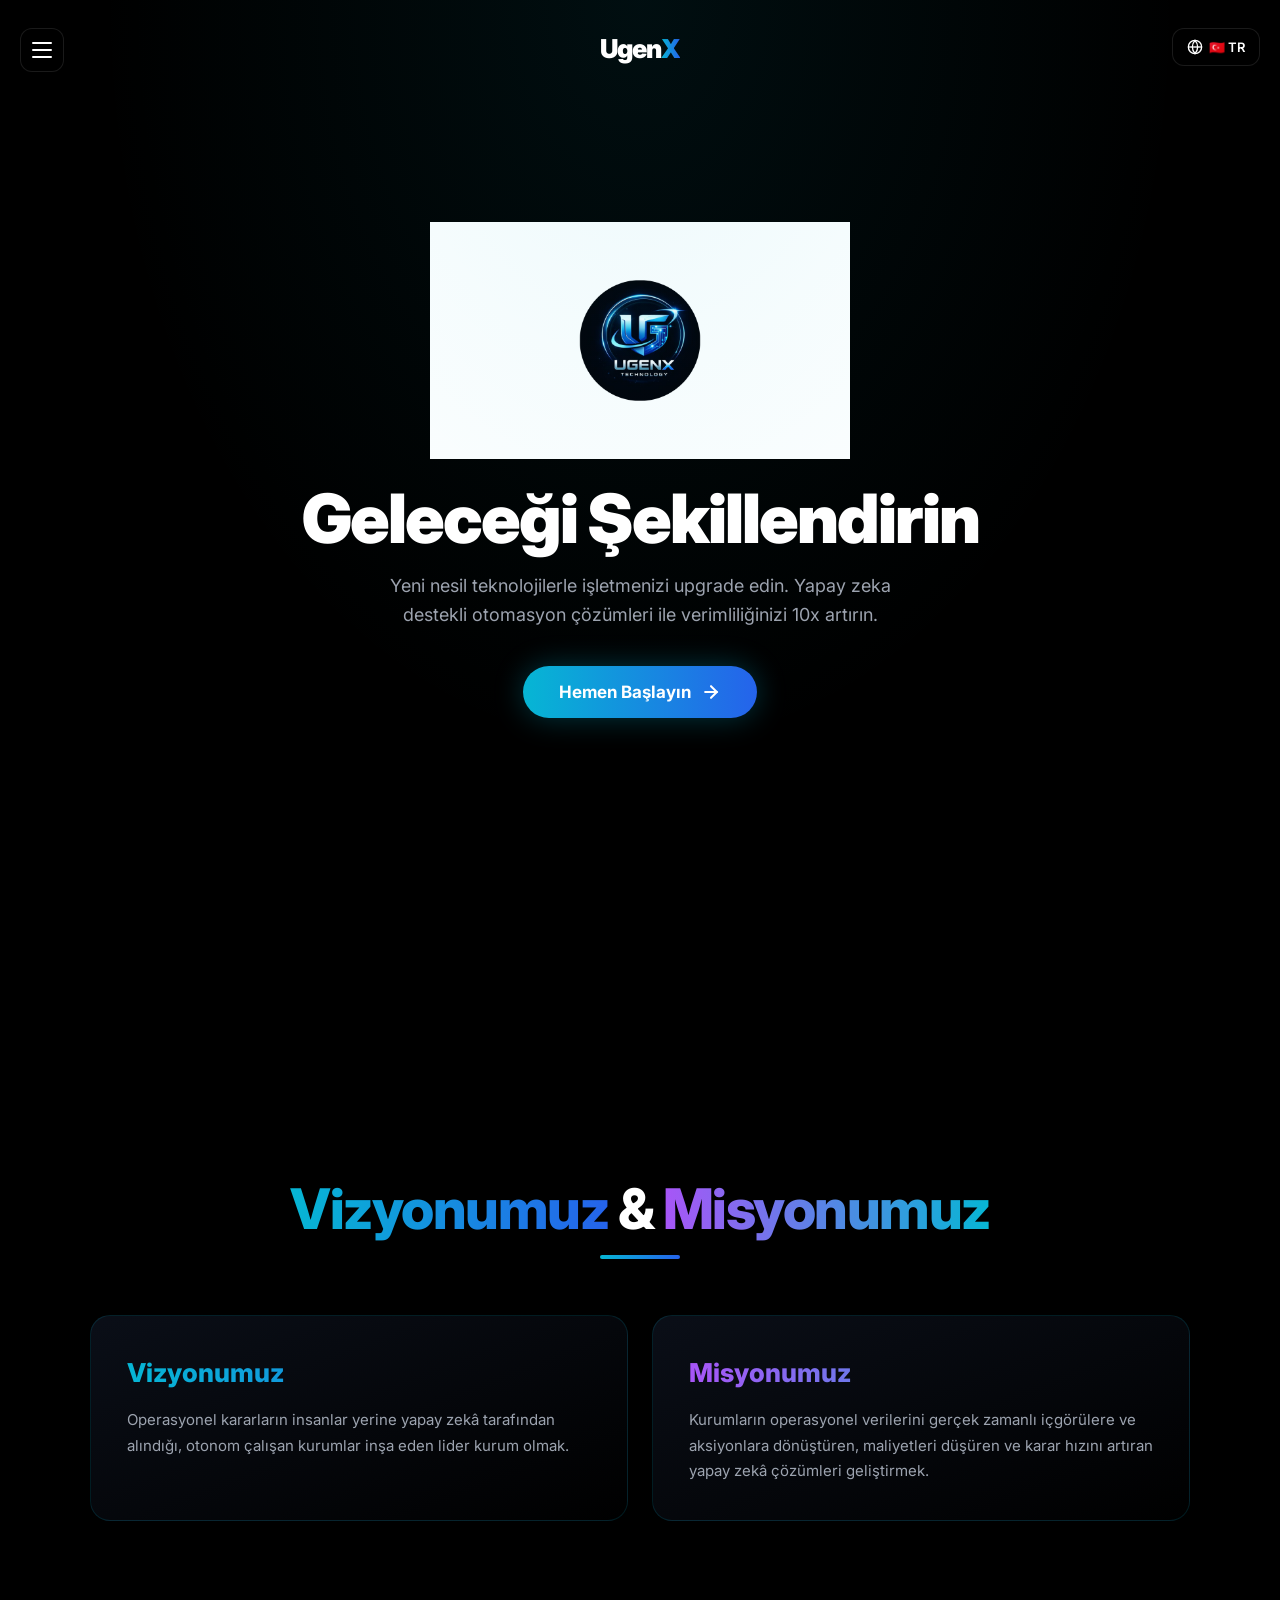
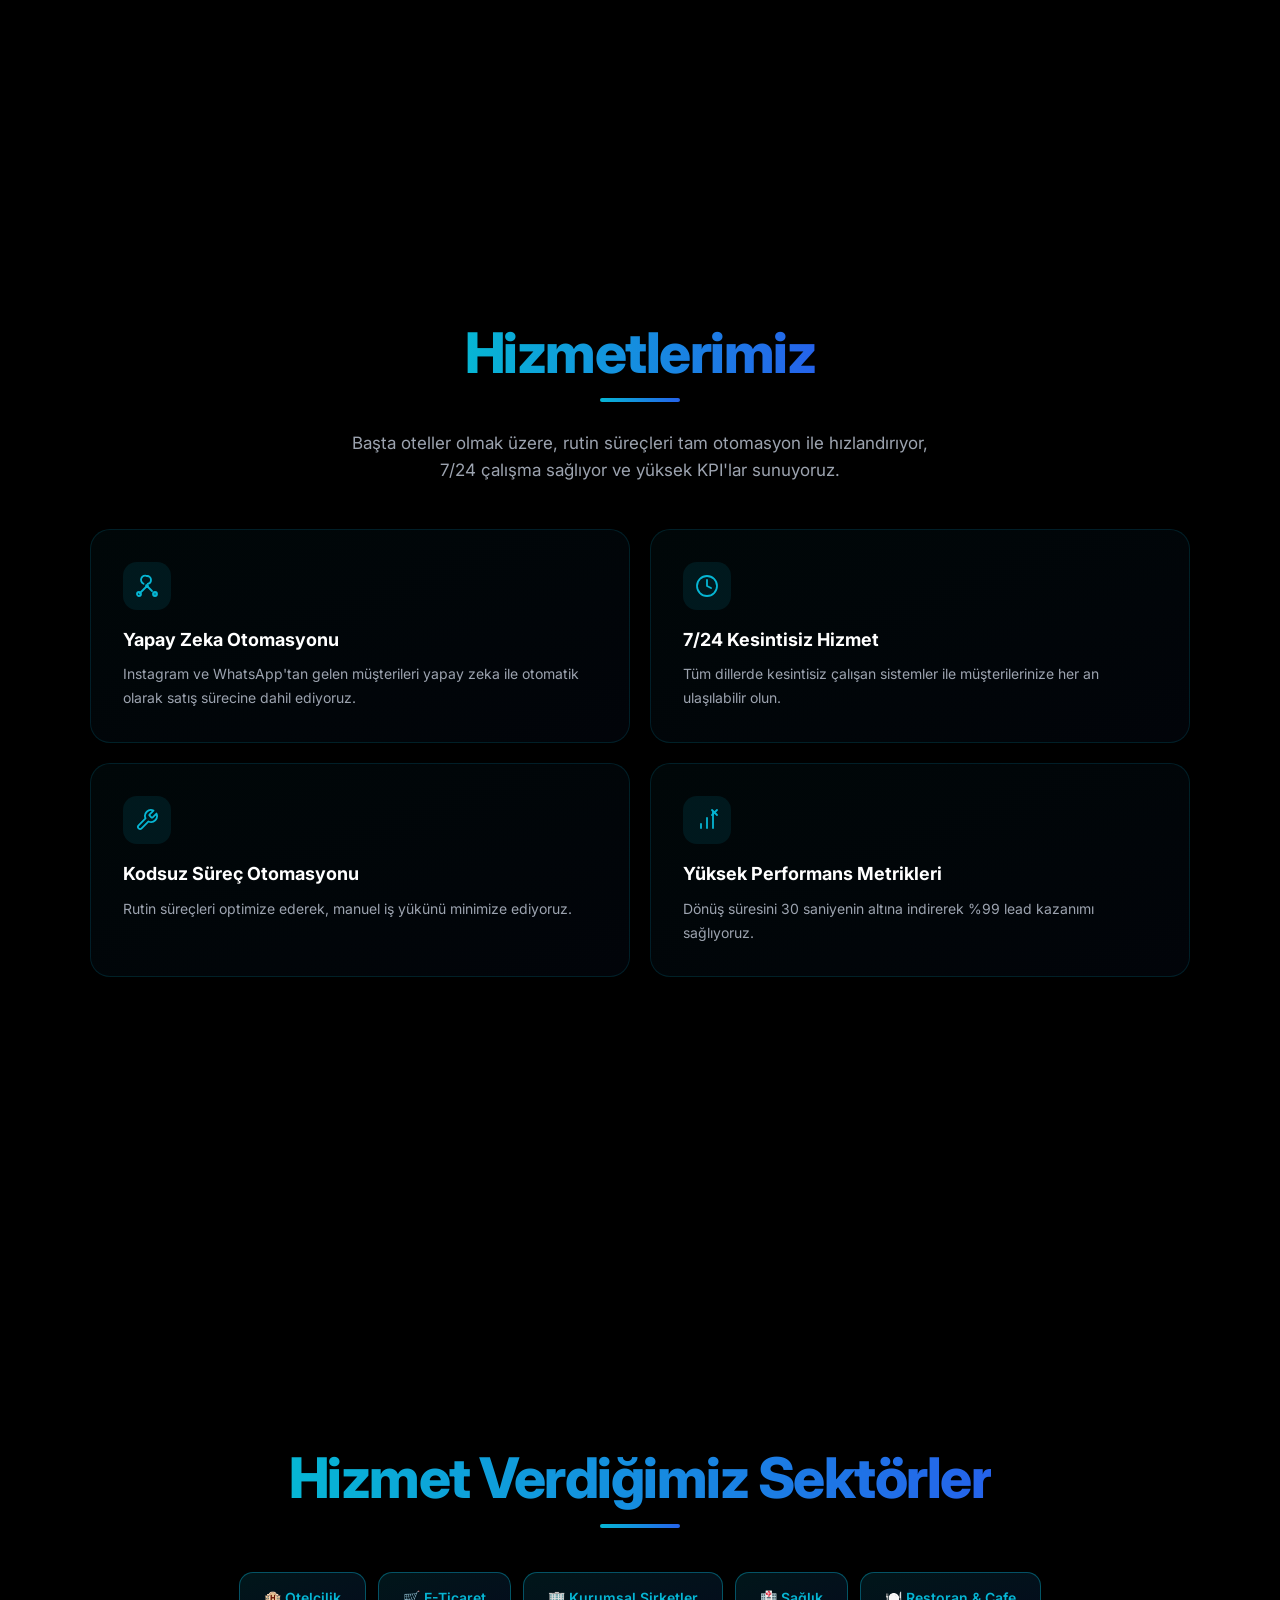
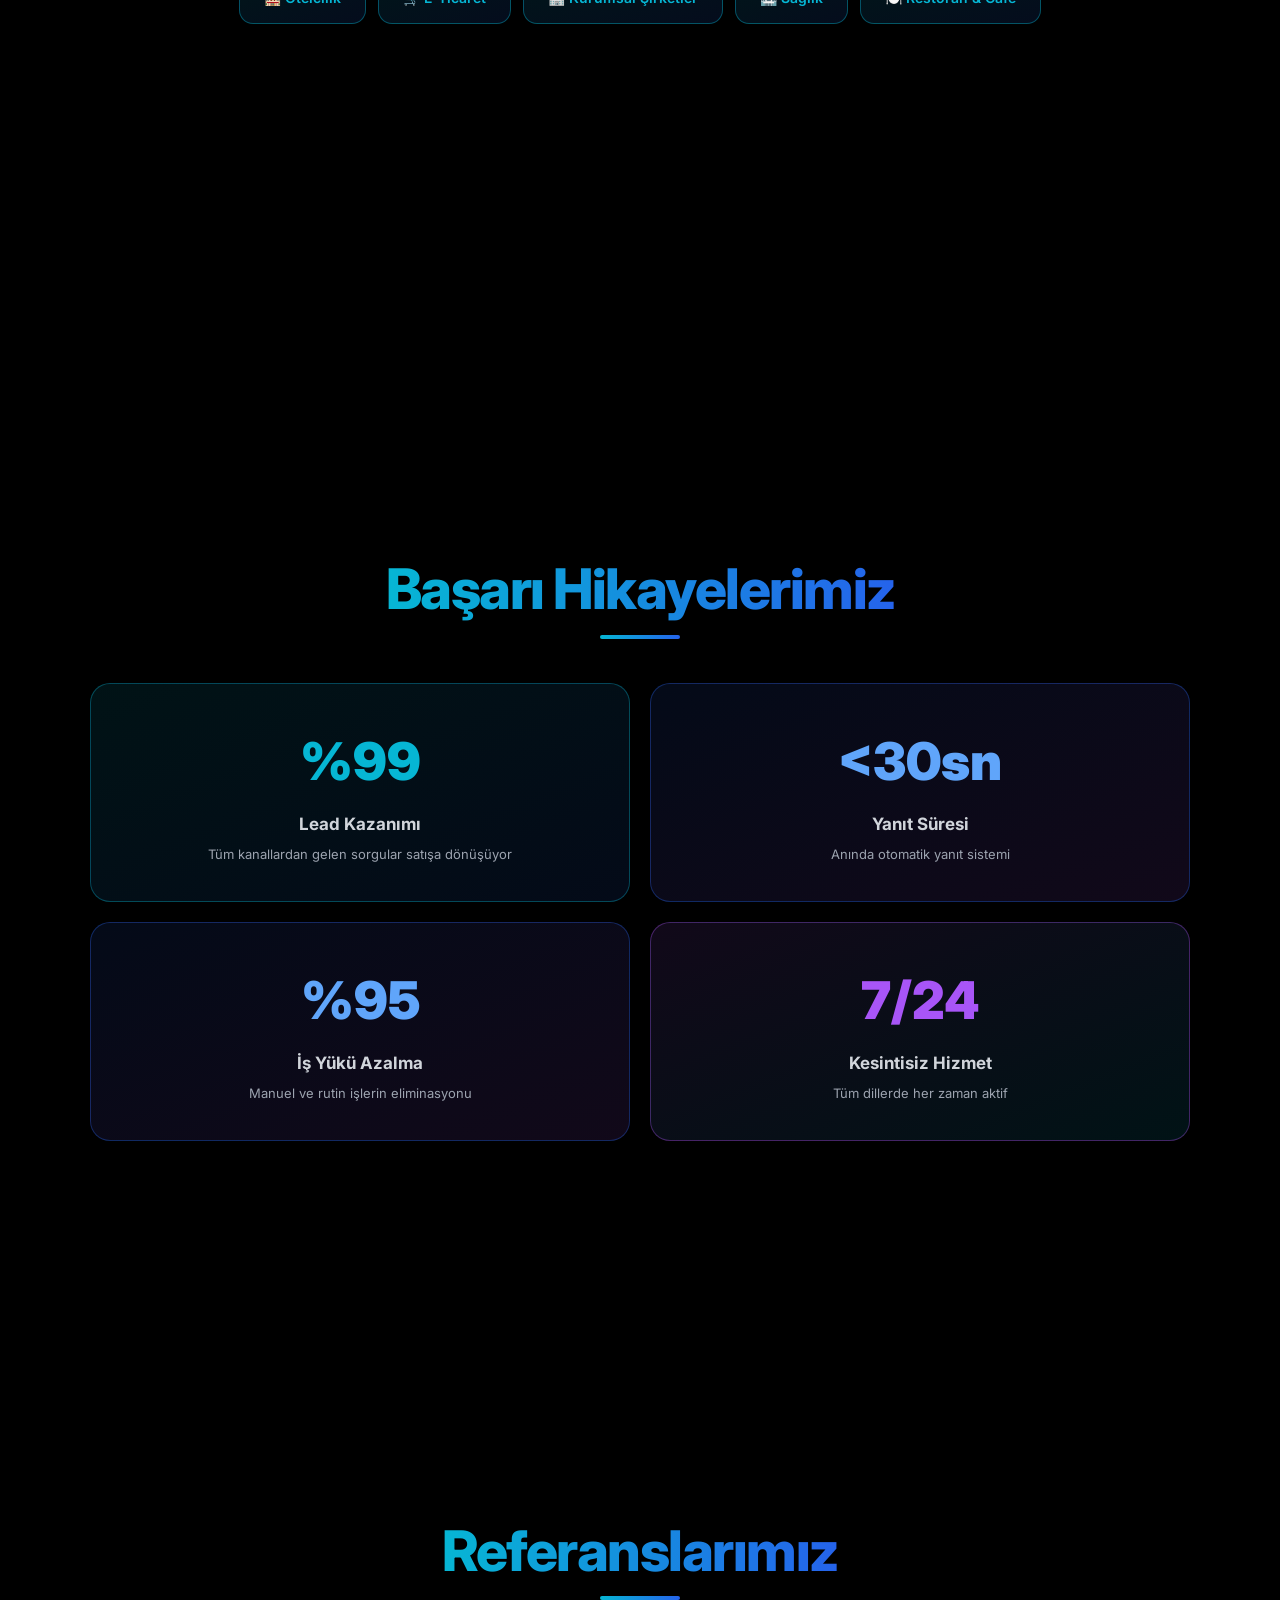
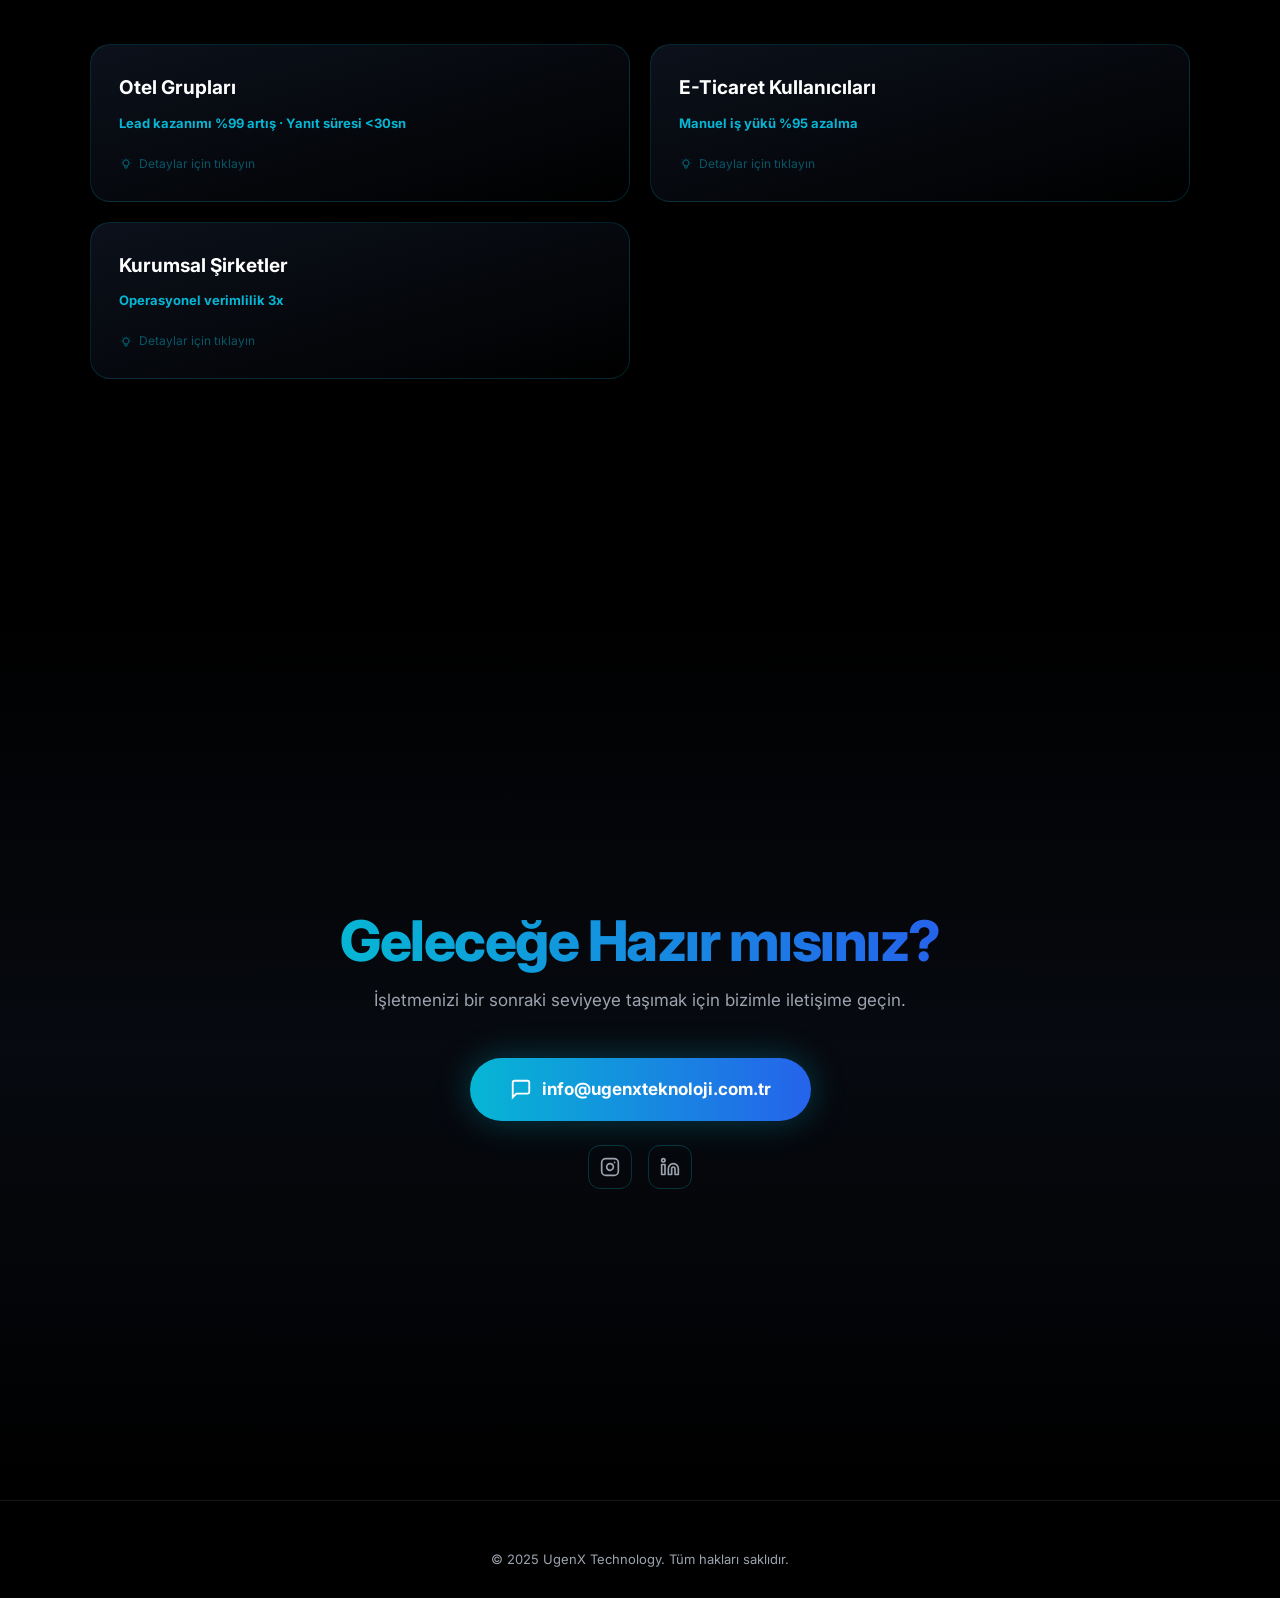
<file: index.html>
<!DOCTYPE html>
<html lang="tr">
<head>
    <meta charset="UTF-8">
    <meta name="viewport" content="width=device-width, initial-scale=1.0">
    <title>UgenX Technology | Yapay Zeka Destekli Dijital Otomasyon</title>
    <link rel="preconnect" href="https://fonts.googleapis.com">
    <link href="https://fonts.googleapis.com/css2?family=Inter:wght@300;400;500;600;700;800;900&display=swap" rel="stylesheet">
    <link rel="icon" href="/UgenxIcon.png">
    <style>
        *,*::before,*::after{margin:0;padding:0;box-sizing:border-box}
        :root{--bg:#000;--cyan:#06b6d4;--blue:#2563eb;--purple:#a855f7;--muted:#9ca3af;--surface:rgba(17,24,39,0.8);--border:rgba(6,182,212,0.15);--gradient:linear-gradient(to right,#06b6d4,#2563eb)}
        html{scroll-behavior:smooth}
        body{font-family:'Inter',sans-serif;background:var(--bg);color:#fff;overflow-x:hidden;line-height:1.6}
        a{text-decoration:none;color:inherit}
        .grad{background:var(--gradient);-webkit-background-clip:text;-webkit-text-fill-color:transparent;background-clip:text}
        .grad-p{background:linear-gradient(to right,#a855f7,#06b6d4);-webkit-background-clip:text;-webkit-text-fill-color:transparent;background-clip:text}
        .fade{opacity:0;transform:translateY(40px);transition:opacity .8s ease,transform .8s ease}
        .fade.vis{opacity:1;transform:translateY(0)}

        /* LOGO */
        .logo-top{position:fixed;top:28px;left:50%;transform:translateX(-50%) translateY(-60px);z-index:100;opacity:0;transition:all 1s cubic-bezier(.16,1,.3,1);cursor:pointer}
        .logo-top.show{opacity:1;transform:translateX(-50%) translateY(0)}

        /* HAMBURGER */
        .ham{position:fixed;top:28px;left:20px;z-index:200;width:44px;height:44px;background:rgba(0,0,0,.6);backdrop-filter:blur(10px);border:1px solid rgba(255,255,255,.1);border-radius:12px;cursor:pointer;display:flex;flex-direction:column;align-items:center;justify-content:center;gap:5px;transition:.3s}
        .ham:hover{border-color:var(--cyan)}
        .ham span{display:block;width:20px;height:2px;background:#fff;transition:.3s;border-radius:2px}
        .ham.open span:nth-child(1){transform:rotate(45deg) translate(5px,5px)}
        .ham.open span:nth-child(2){opacity:0}
        .ham.open span:nth-child(3){transform:rotate(-45deg) translate(5px,-5px)}

        .side{position:fixed;top:0;left:0;width:280px;height:100vh;background:rgba(0,0,0,.95);backdrop-filter:blur(20px);border-right:1px solid rgba(6,182,212,.12);z-index:150;transform:translateX(-100%);transition:transform .4s cubic-bezier(.16,1,.3,1);padding:100px 28px 28px;display:flex;flex-direction:column;gap:6px}
        .side.open{transform:translateX(0)}
        .side a{display:block;padding:14px 18px;font-size:15px;font-weight:600;color:var(--muted);border-radius:12px;transition:.3s}
        .side a:hover{color:var(--cyan);background:rgba(6,182,212,.08)}
        .overlay{position:fixed;top:0;left:0;width:100%;height:100%;background:rgba(0,0,0,.5);z-index:140;opacity:0;pointer-events:none;transition:.3s}
        .overlay.show{opacity:1;pointer-events:all}

        .lang-btn{position:fixed;top:28px;right:20px;z-index:200;display:flex;align-items:center;gap:6px;padding:10px 14px;background:rgba(0,0,0,.6);backdrop-filter:blur(10px);border:1px solid rgba(255,255,255,.1);border-radius:12px;cursor:pointer;font-family:inherit;font-size:13px;font-weight:600;color:#fff;transition:.3s}
        .lang-btn:hover{border-color:var(--cyan)}
        .lang-btn svg{width:16px;height:16px}
        .lang-dd{position:fixed;top:78px;right:20px;z-index:200;background:rgba(17,24,39,.95);backdrop-filter:blur(20px);border:1px solid rgba(6,182,212,.2);border-radius:12px;padding:6px;opacity:0;transform:translateY(-10px);pointer-events:none;transition:.3s}
        .lang-dd.show{opacity:1;transform:translateY(0);pointer-events:all}
        .lang-dd button{display:flex;align-items:center;gap:8px;width:100%;padding:10px 14px;background:none;border:none;color:var(--muted);font-family:inherit;font-size:14px;border-radius:8px;cursor:pointer;transition:.2s}
        .lang-dd button:hover{background:rgba(6,182,212,.1);color:#fff}
        .lang-dd button.act{color:var(--cyan)}

        .sec{min-height:100vh;display:flex;align-items:center;justify-content:center;padding:100px 24px;position:relative}
        .sec-in{max-width:1100px;width:100%;margin:0 auto}
        .sec-t{font-size:clamp(32px,5.5vw,56px);font-weight:800;line-height:1.1;letter-spacing:-1.5px;margin-bottom:14px}
        .sec-div{width:80px;height:4px;background:var(--gradient);border-radius:4px;margin:0 auto 28px}
        .sec-sub{font-size:17px;color:var(--muted);max-width:580px}

        .hero{min-height:100vh;display:flex;flex-direction:column;align-items:center;justify-content:center;text-align:center;padding:120px 24px 80px;overflow:hidden;position:relative}
        .hero::before{content:'';position:absolute;top:0;left:0;width:100%;height:100%;background:radial-gradient(ellipse at center top,rgba(6,182,212,.08) 0%,transparent 60%);pointer-events:none}
        .hero h1{font-size:clamp(38px,7vw,68px);font-weight:900;line-height:1.05;letter-spacing:-2px;margin-bottom:18px}
        .hero p{font-size:18px;color:var(--muted);max-width:540px;margin:0 auto 36px}
        .hero-logo{width:min(420px,80vw);height:auto;display:block;margin:0 auto 24px}
        .cta{display:inline-flex;align-items:center;gap:10px;padding:16px 36px;background:var(--gradient);border:none;border-radius:100px;color:#fff;font-family:inherit;font-size:17px;font-weight:700;cursor:pointer;transition:.3s;box-shadow:0 0 30px rgba(6,182,212,.3)}
        .cta:hover{transform:scale(1.05);box-shadow:0 0 50px rgba(6,182,212,.5)}
        .cta svg{width:20px;height:20px;transition:transform .3s}
        .cta:hover svg{transform:translateX(4px)}

        .vm-g{display:grid;grid-template-columns:1fr 1fr;gap:24px}
        .vm-c{padding:36px;border-radius:20px;border:1px solid var(--border);background:linear-gradient(to bottom right,rgba(17,24,39,.6),rgba(0,0,0,.8));transition:.4s}
        .vm-c:hover{border-color:rgba(6,182,212,.4);transform:translateY(-4px);box-shadow:0 20px 60px rgba(0,0,0,.4)}
        .vm-c h3{font-size:26px;font-weight:800;margin-bottom:14px}
        .vm-c p{color:var(--muted);font-size:15px;line-height:1.7}

        .sv-g{display:grid;grid-template-columns:1fr 1fr;gap:20px}
        .sv-c{padding:32px;border-radius:20px;border:1px solid var(--border);background:linear-gradient(to bottom right,rgba(6,182,212,.04),rgba(37,99,235,.04));transition:.4s}
        .sv-c:hover{border-color:rgba(6,182,212,.5);box-shadow:0 0 40px rgba(6,182,212,.08);transform:translateY(-4px)}
        .sv-ic{width:48px;height:48px;border-radius:14px;background:rgba(6,182,212,.1);display:flex;align-items:center;justify-content:center;margin-bottom:16px;color:var(--cyan)}
        .sv-c:hover .sv-ic{background:var(--gradient)}
        .sv-c:hover .sv-ic svg{stroke:#fff}
        .sv-c h3{font-size:18px;font-weight:700;margin-bottom:8px}
        .sv-c p{color:var(--muted);font-size:14px;line-height:1.7}

        .sc-lab{font-size:13px;font-weight:700;text-transform:uppercase;letter-spacing:2px;margin-bottom:14px}
        .sc-row{display:flex;flex-wrap:wrap;gap:12px;margin-bottom:28px}
        .sc-ch{padding:14px 24px;border-radius:14px;font-size:14px;font-weight:600;transition:.3s;cursor:default}
        .sc-a{background:linear-gradient(to bottom right,rgba(6,182,212,.12),rgba(37,99,235,.12));border:1px solid rgba(6,182,212,.4);color:var(--cyan)}
        .sc-a:hover{background:linear-gradient(to bottom right,rgba(6,182,212,.22),rgba(37,99,235,.22));box-shadow:0 0 25px rgba(6,182,212,.12)}

        .kpi-g{display:grid;grid-template-columns:1fr 1fr;gap:20px}
        .kpi-c{padding:36px;border-radius:20px;border:1px solid;text-align:center;transition:.3s}
        .kpi-c:hover{transform:translateY(-2px)}
        .kpi-c:nth-child(1){background:linear-gradient(to bottom right,rgba(6,182,212,.1),rgba(37,99,235,.1));border-color:rgba(6,182,212,.35)}
        .kpi-c:nth-child(2){background:linear-gradient(to bottom right,rgba(37,99,235,.1),rgba(168,85,247,.1));border-color:rgba(37,99,235,.35)}
        .kpi-c:nth-child(3){background:linear-gradient(to bottom right,rgba(37,99,235,.1),rgba(168,85,247,.1));border-color:rgba(37,99,235,.35)}
        .kpi-c:nth-child(4){background:linear-gradient(to bottom right,rgba(168,85,247,.1),rgba(6,182,212,.1));border-color:rgba(168,85,247,.35)}
        .kpi-n{font-size:52px;font-weight:900;margin-bottom:8px}
        .kpi-c:nth-child(1) .kpi-n{color:var(--cyan)}
        .kpi-c:nth-child(2) .kpi-n{color:#60a5fa}
        .kpi-c:nth-child(3) .kpi-n{color:#60a5fa}
        .kpi-c:nth-child(4) .kpi-n{color:var(--purple)}
        .kpi-c h4{font-size:17px;color:#d1d5db;margin-bottom:6px}
        .kpi-c p{font-size:13px;color:var(--muted)}

        .ref-g{display:grid;grid-template-columns:1fr 1fr;gap:20px}
        .ref-c{position:relative;padding:28px;border-radius:20px;border:1px solid rgba(6,182,212,.18);background:linear-gradient(to bottom right,rgba(17,24,39,.7),rgba(0,0,0,.9));cursor:pointer;transition:.4s;overflow:hidden}
        .ref-c::before{content:'';position:absolute;top:50%;left:50%;width:130%;height:130%;transform:translate(-50%,-50%);background:radial-gradient(circle,rgba(6,182,212,.18) 0%,transparent 70%);opacity:0;transition:opacity .5s;z-index:0;pointer-events:none}
        .ref-c:hover::before{opacity:1}
        .ref-c:hover{border-color:var(--cyan);box-shadow:0 0 50px rgba(6,182,212,.12),0 0 100px rgba(6,182,212,.04);transform:translateY(-4px)}
        .ref-c>*{position:relative;z-index:1}
        .ref-c h3{font-size:19px;font-weight:700;margin-bottom:6px}
        .ref-res{display:inline-block;font-size:13px;font-weight:700;color:var(--cyan);margin-bottom:10px}
        .ref-h{font-size:12px;color:rgba(6,182,212,.45);margin-top:10px;display:flex;align-items:center;gap:6px}
        .ref-h svg{width:14px;height:14px}
        .ref-d{max-height:0;overflow:hidden;transition:max-height .5s ease,margin .3s,opacity .3s;opacity:0}
        .ref-d.open{max-height:300px;margin-top:14px;opacity:1}
        .ref-d-in{padding-top:14px;border-top:1px solid rgba(6,182,212,.12)}
        .ref-d p{font-size:14px;color:var(--muted);line-height:1.7;margin-bottom:10px}
        .ref-q{padding:14px;background:rgba(6,182,212,.05);border-left:3px solid var(--cyan);border-radius:0 12px 12px 0;font-style:italic;font-size:14px;color:#d1d5db;line-height:1.6}

        .ct-sec{background:linear-gradient(to top,#000,rgba(17,24,39,.4),#000)}
        .ct-btn{display:inline-flex;align-items:center;gap:10px;padding:18px 40px;background:var(--gradient);border:none;border-radius:100px;color:#fff;font-family:inherit;font-size:17px;font-weight:700;cursor:pointer;transition:.3s;box-shadow:0 0 35px rgba(6,182,212,.3)}
        .ct-btn:hover{transform:scale(1.05);box-shadow:0 0 55px rgba(6,182,212,.5)}

        .st-w{position:fixed;bottom:28px;left:0;right:0;display:flex;justify-content:center;z-index:100;pointer-events:none;opacity:0;transition:opacity .4s}
        .st-w.show{opacity:1}
        .st-b{width:50px;height:50px;border-radius:50%;background:var(--gradient);border:none;color:#fff;cursor:pointer;display:flex;align-items:center;justify-content:center;pointer-events:all;box-shadow:0 0 25px rgba(6,182,212,.4);transition:.3s;animation:bnc 2s infinite}
        .st-b:hover{transform:scale(1.1);box-shadow:0 0 45px rgba(6,182,212,.6)}
        .st-b svg{width:22px;height:22px}
        @keyframes bnc{0%,100%{transform:translateY(0)}50%{transform:translateY(-5px)}}

        /* FOOTER */
        .ft{text-align:center;padding:48px 24px 28px;border-top:1px solid rgba(75,85,99,.25)}
        .ft-socials{display:flex;justify-content:center;gap:16px;margin-bottom:20px}
        .ft-socials a{width:42px;height:42px;border-radius:12px;border:1px solid rgba(6,182,212,.2);display:flex;align-items:center;justify-content:center;color:var(--muted);transition:.3s}
        .ft-socials a:hover{background:rgba(6,182,212,.1);border-color:var(--cyan);color:var(--cyan)}
        .ft-socials a svg{width:20px;height:20px}
        .ft p{color:var(--muted);font-size:13px}

        @media(max-width:768px){
            .vm-g,.sv-g,.kpi-g,.ref-g{grid-template-columns:1fr}
            .sc-row{justify-content:center}
            .hero-logo{width:min(220px,60vw)}
        }
    </style>
</head>
<body>

<div class="logo-top" id="logoTop" onclick="window.scrollTo({top:0,behavior:'smooth'})">
    <span style="font-size:26px;font-weight:900;letter-spacing:-1px">Ugen<span class="grad">X</span></span>
</div>

<button class="ham" id="ham" onclick="toggleMenu()"><span></span><span></span><span></span></button>
<div class="overlay" id="ov" onclick="toggleMenu()"></div>
<nav class="side" id="side">
    <a onclick="nav('about')" data-tr="Hakkımızda" data-en="About Us">Hakkımızda</a>
    <a onclick="nav('services')" data-tr="Hizmetler" data-en="Services">Hizmetler</a>
    <a onclick="nav('sectors')" data-tr="Sektörler" data-en="Sectors">Sektörler</a>
    <a onclick="nav('success')" data-tr="Başarılar" data-en="Success">Başarılar</a>
    <a onclick="nav('refs')" data-tr="Referanslar" data-en="References">Referanslar</a>
    <a onclick="nav('contact')" data-tr="İletişim" data-en="Contact">İletişim</a>
</nav>

<button class="lang-btn" onclick="toggleLang()">
    <svg viewBox="0 0 24 24" fill="none" stroke="currentColor" stroke-width="2"><circle cx="12" cy="12" r="10"/><line x1="2" y1="12" x2="22" y2="12"/><path d="M12 2a15.3 15.3 0 0 1 4 10 15.3 15.3 0 0 1-4 10 15.3 15.3 0 0 1-4-10 15.3 15.3 0 0 1 4-10z"/></svg>
    <span id="lbl">🇹🇷 TR</span>
</button>
<div class="lang-dd" id="ldd">
    <button class="act" onclick="setLang('tr')">🇹🇷 Türkçe</button>
    <button onclick="setLang('en')">🇬🇧 English</button>
</div>

<!-- HERO -->
<section class="hero" id="hero">
    <div>
        <img src="/UgenxLogo.png" alt="ugenxlogo" class="hero-logo">
    </div>
    <div>
        <h1 class="fade" data-tr="Geleceği Şekillendirin" data-en="Shape the Future">Geleceği Şekillendirin</h1>
        <p class="fade" style="transition-delay:.1s" data-tr="Yeni nesil teknolojilerle işletmenizi upgrade edin. Yapay zeka destekli otomasyon çözümleri ile verimliliğinizi 10x artırın." data-en="Upgrade your business with next-gen technology. Boost efficiency 10x with AI-powered automation solutions.">Yeni nesil teknolojilerle işletmenizi upgrade edin. Yapay zeka destekli otomasyon çözümleri ile verimliliğinizi 10x artırın.</p>
        <div class="fade" style="transition-delay:.2s">
            <button class="cta" onclick="document.getElementById('contact').scrollIntoView({behavior:'smooth'})">
                <span data-tr="Hemen Başlayın" data-en="Get Started">Hemen Başlayın</span>
                <svg viewBox="0 0 24 24" fill="none" stroke="currentColor" stroke-width="2.5" stroke-linecap="round"><line x1="5" y1="12" x2="19" y2="12"/><polyline points="12 5 19 12 12 19"/></svg>
            </button>
        </div>
    </div>
</section>

<!-- VISION & MISSION -->
<section class="sec" id="about">
    <div class="sec-in">
        <div style="text-align:center;margin-bottom:56px">
            <h2 class="sec-t fade"><span class="grad" data-tr="Vizyonumuz" data-en="Our Vision">Vizyonumuz</span> & <span class="grad-p" data-tr="Misyonumuz" data-en="Our Mission">Misyonumuz</span></h2>
            <div class="sec-div fade" style="transition-delay:.05s"></div>
        </div>
        <div class="vm-g">
            <div class="vm-c fade" style="transition-delay:.1s">
                <h3 class="grad" data-tr="Vizyonumuz" data-en="Our Vision">Vizyonumuz</h3>
                <p data-tr="Operasyonel kararların insanlar yerine yapay zekâ tarafından alındığı, otonom çalışan kurumlar inşa eden lider kurum olmak." data-en="To be the leading institution building autonomous organizations where operational decisions are made by artificial intelligence instead of humans.">Operasyonel kararların insanlar yerine yapay zekâ tarafından alındığı, otonom çalışan kurumlar inşa eden lider kurum olmak.</p>
            </div>
            <div class="vm-c fade" style="transition-delay:.2s">
                <h3 class="grad-p" data-tr="Misyonumuz" data-en="Our Mission">Misyonumuz</h3>
                <p data-tr="Kurumların operasyonel verilerini gerçek zamanlı içgörülere ve aksiyonlara dönüştüren, maliyetleri düşüren ve karar hızını artıran yapay zekâ çözümleri geliştirmek." data-en="To develop AI solutions that transform organizations' operational data into real-time insights and actions, reducing costs and increasing decision speed.">Kurumların operasyonel verilerini gerçek zamanlı içgörülere ve aksiyonlara dönüştüren, maliyetleri düşüren ve karar hızını artıran yapay zekâ çözümleri geliştirmek.</p>
            </div>
        </div>
    </div>
</section>

<!-- SERVICES -->
<section class="sec" id="services">
    <div class="sec-in">
        <div style="text-align:center;margin-bottom:16px">
            <h2 class="sec-t fade"><span class="grad" data-tr="Hizmetlerimiz" data-en="Our Services">Hizmetlerimiz</span></h2>
            <div class="sec-div fade" style="transition-delay:.05s"></div>
            <p class="sec-sub fade" style="margin:0 auto 44px;transition-delay:.1s" data-tr="Başta oteller olmak üzere, rutin süreçleri tam otomasyon ile hızlandırıyor, 7/24 çalışma sağlıyor ve yüksek KPI'lar sunuyoruz." data-en="We accelerate routine processes with full automation, especially for hotels, providing 24/7 service and high KPIs.">Başta oteller olmak üzere, rutin süreçleri tam otomasyon ile hızlandırıyor, 7/24 çalışma sağlıyor ve yüksek KPI'lar sunuyoruz.</p>
        </div>
        <div class="sv-g">
            <div class="sv-c fade" style="transition-delay:.05s">
                <div class="sv-ic"><svg width="24" height="24" viewBox="0 0 24 24" fill="none" stroke="currentColor" stroke-width="1.8" stroke-linecap="round" stroke-linejoin="round"><path d="M12 2a4 4 0 0 1 4 4c0 1.95-1.4 3.58-3.25 3.93"/><path d="M8.56 9.8A4.002 4.002 0 0 1 12 2"/><circle cx="12" cy="12" r="1"/><path d="m17 17-5-5"/><path d="M20 20h.01"/><circle cx="20" cy="20" r="2"/><path d="M4.5 19.5 12 12"/><circle cx="4" cy="20" r="2"/></svg></div>
                <h3 data-tr="Yapay Zeka Otomasyonu" data-en="AI-Powered Automation">Yapay Zeka Otomasyonu</h3>
                <p data-tr="Instagram ve WhatsApp'tan gelen müşterileri yapay zeka ile otomatik olarak satış sürecine dahil ediyoruz." data-en="We automatically integrate customers from Instagram and WhatsApp into the sales process with AI.">Instagram ve WhatsApp'tan gelen müşterileri yapay zeka ile otomatik olarak satış sürecine dahil ediyoruz.</p>
            </div>
            <div class="sv-c fade" style="transition-delay:.1s">
                <div class="sv-ic"><svg width="24" height="24" viewBox="0 0 24 24" fill="none" stroke="currentColor" stroke-width="1.8" stroke-linecap="round" stroke-linejoin="round"><circle cx="12" cy="12" r="10"/><polyline points="12 6 12 12 16 14"/></svg></div>
                <h3 data-tr="7/24 Kesintisiz Hizmet" data-en="24/7 Non-Stop Service">7/24 Kesintisiz Hizmet</h3>
                <p data-tr="Tüm dillerde kesintisiz çalışan sistemler ile müşterilerinize her an ulaşılabilir olun." data-en="Be reachable to your customers at all times with systems that work uninterrupted in all languages.">Tüm dillerde kesintisiz çalışan sistemler ile müşterilerinize her an ulaşılabilir olun.</p>
            </div>
            <div class="sv-c fade" style="transition-delay:.15s">
                <div class="sv-ic"><svg width="24" height="24" viewBox="0 0 24 24" fill="none" stroke="currentColor" stroke-width="1.8" stroke-linecap="round" stroke-linejoin="round"><path d="M14.7 6.3a1 1 0 0 0 0 1.4l1.6 1.6a1 1 0 0 0 1.4 0l3.77-3.77a6 6 0 0 1-7.94 7.94l-6.91 6.91a2.12 2.12 0 0 1-3-3l6.91-6.91a6 6 0 0 1 7.94-7.94l-3.76 3.76z"/></svg></div>
                <h3 data-tr="Kodsuz Süreç Otomasyonu" data-en="No-Code Process Automation">Kodsuz Süreç Otomasyonu</h3>
                <p data-tr="Rutin süreçleri optimize ederek, manuel iş yükünü minimize ediyoruz." data-en="We minimize manual workload by optimizing routine processes.">Rutin süreçleri optimize ederek, manuel iş yükünü minimize ediyoruz.</p>
            </div>
            <div class="sv-c fade" style="transition-delay:.2s">
                <div class="sv-ic"><svg width="24" height="24" viewBox="0 0 24 24" fill="none" stroke="currentColor" stroke-width="1.8" stroke-linecap="round" stroke-linejoin="round"><line x1="12" y1="20" x2="12" y2="10"/><line x1="18" y1="20" x2="18" y2="4"/><line x1="6" y1="20" x2="6" y2="16"/><path d="m22 2-5 5"/><path d="m17 2 5 5"/></svg></div>
                <h3 data-tr="Yüksek Performans Metrikleri" data-en="High Performance Metrics">Yüksek Performans Metrikleri</h3>
                <p data-tr="Dönüş süresini 30 saniyenin altına indirerek %99 lead kazanımı sağlıyoruz." data-en="We ensure 99% lead acquisition by reducing response time to under 30 seconds.">Dönüş süresini 30 saniyenin altına indirerek %99 lead kazanımı sağlıyoruz.</p>
            </div>
        </div>
    </div>
</section>

<!-- SECTORS -->
<section class="sec" id="sectors">
    <div class="sec-in">
        <div style="text-align:center;margin-bottom:44px">
            <h2 class="sec-t fade"><span class="grad" data-tr="Hizmet Verdiğimiz Sektörler" data-en="Sectors We Serve">Hizmet Verdiğimiz Sektörler</span></h2>
            <div class="sec-div fade" style="transition-delay:.05s"></div>
        </div>
        <div class="fade" style="transition-delay:.1s">
            <div class="sc-row" style="justify-content:center">
                <div class="sc-ch sc-a" data-tr="🏨 Otelcilik" data-en="🏨 Hospitality">🏨 Otelcilik</div>
                <div class="sc-ch sc-a" data-tr="🛒 E-Ticaret" data-en="🛒 E-Commerce">🛒 E-Ticaret</div>
                <div class="sc-ch sc-a" data-tr="🏢 Kurumsal Şirketler" data-en="🏢 Corporate">🏢 Kurumsal Şirketler</div>
                <div class="sc-ch sc-a" data-tr="🏥 Sağlık" data-en="🏥 Healthcare">🏥 Sağlık</div>
                <div class="sc-ch sc-a" data-tr="🍽️ Restoran & Cafe" data-en="🍽️ Restaurant & Cafe">🍽️ Restoran & Cafe</div>
            </div>
        </div>
    </div>
</section>

<!-- KPI -->
<section class="sec" id="success">
    <div class="sec-in">
        <div style="text-align:center;margin-bottom:44px">
            <h2 class="sec-t fade"><span class="grad" data-tr="Başarı Hikayelerimiz" data-en="Our Success Stories">Başarı Hikayelerimiz</span></h2>
            <div class="sec-div fade" style="transition-delay:.05s"></div>
        </div>
        <div class="kpi-g">
            <div class="kpi-c fade" style="transition-delay:.05s"><div class="kpi-n">%99</div><h4 data-tr="Lead Kazanımı" data-en="Lead Acquisition">Lead Kazanımı</h4><p data-tr="Tüm kanallardan gelen sorgular satışa dönüşüyor" data-en="All channel inquiries convert to sales">Tüm kanallardan gelen sorgular satışa dönüşüyor</p></div>
            <div class="kpi-c fade" style="transition-delay:.1s"><div class="kpi-n">&lt;30sn</div><h4 data-tr="Yanıt Süresi" data-en="Response Time">Yanıt Süresi</h4><p data-tr="Anında otomatik yanıt sistemi" data-en="Instant automatic response system">Anında otomatik yanıt sistemi</p></div>
            <div class="kpi-c fade" style="transition-delay:.15s"><div class="kpi-n">%95</div><h4 data-tr="İş Yükü Azalma" data-en="Workload Reduction">İş Yükü Azalma</h4><p data-tr="Manuel ve rutin işlerin eliminasyonu" data-en="Elimination of manual and routine tasks">Manuel ve rutin işlerin eliminasyonu</p></div>
            <div class="kpi-c fade" style="transition-delay:.2s"><div class="kpi-n">7/24</div><h4 data-tr="Kesintisiz Hizmet" data-en="Non-Stop Service">Kesintisiz Hizmet</h4><p data-tr="Tüm dillerde her zaman aktif" data-en="Always active in all languages">Tüm dillerde her zaman aktif</p></div>
        </div>
    </div>
</section>

<!-- REFERENCES -->
<section class="sec" id="refs">
    <div class="sec-in">
        <div style="text-align:center;margin-bottom:44px">
            <h2 class="sec-t fade"><span class="grad" data-tr="Referanslarımız" data-en="Our References">Referanslarımız</span></h2>
            <div class="sec-div fade" style="transition-delay:.05s"></div>
        </div>
        <div class="ref-g">
            <div class="ref-c fade" style="transition-delay:.05s" onclick="tRef(0)">
                <h3 data-tr="Otel Grupları" data-en="Hotel Groups">Otel Grupları</h3>
                <span class="ref-res" data-tr="Lead kazanımı %99 artış · Yanıt süresi <30sn" data-en="99% increase in lead acquisition · Response time <30s">Lead kazanımı %99 artış · Yanıt süresi &lt;30sn</span>
                <div class="ref-h"><svg viewBox="0 0 24 24" fill="none" stroke="currentColor" stroke-width="2"><path d="M9.663 17h4.673M12 3v1m6.364 1.636l-.707.707M21 12h-1M4 12H3m3.343-5.657l-.707-.707m2.828 9.9a5 5 0 117.072 0l-.548.547A3.374 3.374 0 0014 18.469V19a2 2 0 11-4 0v-.531c0-.895-.356-1.754-.988-2.386l-.548-.547z"/></svg><span data-tr="Detaylar için tıklayın" data-en="Click for details">Detaylar için tıklayın</span></div>
                <div class="ref-d" id="r0"><div class="ref-d-in"><p data-tr="13 farklı otelde uyguladığımız AI destekli rezervasyon sistemi ile Instagram ve WhatsApp'tan gelen sorguların %99'u lead'e dönüştü. Çok dilli destek ile tüm platformlardan gelen sorulara 20 saniye içinde yanıt veriliyor." data-en="With our AI-powered reservation system implemented in 13 hotels, 99% of Instagram and WhatsApp inquiries converted to leads. Multilingual support responds to all platform queries within 20 seconds.">13 farklı otelde uyguladığımız AI destekli rezervasyon sistemi ile Instagram ve WhatsApp'tan gelen sorguların %99'u lead'e dönüştü. Çok dilli destek ile tüm platformlardan gelen sorulara 20 saniye içinde yanıt veriliyor.</p><div class="ref-q" data-tr="&quot;UgenX sayesinde gece yarısı bile müşteri kaybetmiyoruz. Müşteri memnuniyeti puanımız 4.9'a yükseldi. Hiçbir mesaj cevapsız kalmıyor ve ekibimiz stratejik işlere odaklanabiliyor.&quot;" data-en="&quot;Thanks to UgenX, we don't lose customers even at midnight. Our satisfaction score rose to 4.9. No message goes unanswered and our team can focus on strategic tasks.&quot;">"UgenX sayesinde gece yarısı bile müşteri kaybetmiyoruz. Müşteri memnuniyeti puanımız 4.9'a yükseldi. Hiçbir mesaj cevapsız kalmıyor ve ekibimiz stratejik işlere odaklanabiliyor."</div></div></div>
            </div>
            <div class="ref-c fade" style="transition-delay:.1s" onclick="tRef(1)">
                <h3 data-tr="E-Ticaret Kullanıcıları" data-en="E-Commerce Users">E-Ticaret Kullanıcıları</h3>
                <span class="ref-res" data-tr="Manuel iş yükü %95 azalma" data-en="95% reduction in manual workload">Manuel iş yükü %95 azalma</span>
                <div class="ref-h"><svg viewBox="0 0 24 24" fill="none" stroke="currentColor" stroke-width="2"><path d="M9.663 17h4.673M12 3v1m6.364 1.636l-.707.707M21 12h-1M4 12H3m3.343-5.657l-.707-.707m2.828 9.9a5 5 0 117.072 0l-.548.547A3.374 3.374 0 0014 18.469V19a2 2 0 11-4 0v-.531c0-.895-.356-1.754-.988-2.386l-.548-.547z"/></svg><span data-tr="Detaylar için tıklayın" data-en="Click for details">Detaylar için tıklayın</span></div>
                <div class="ref-d" id="r1"><div class="ref-d-in"><p data-tr="Sipariş takibi, müşteri soruları ve iade süreçlerini tamamen otomatikleştirdik. Günde 500+ müşteri etkileşimi otomatik yönetiliyor." data-en="We fully automated order tracking, customer inquiries and return processes. 500+ daily customer interactions managed automatically.">Sipariş takibi, müşteri soruları ve iade süreçlerini tamamen otomatikleştirdik. Günde 500+ müşteri etkileşimi otomatik yönetiliyor.</p><div class="ref-q" data-tr="&quot;Müşteri hizmetleri ekibimizi 8 kişiden 1 kişiye düşürdük. Sistem her şeyi hallediyor, biz sadece istisnalara bakıyoruz.&quot;" data-en="&quot;We reduced our customer service team from 8 to 1 person. The system handles everything, we only handle exceptions.&quot;">"Müşteri hizmetleri ekibimizi 8 kişiden 1 kişiye düşürdük. Sistem her şeyi hallediyor, biz sadece istisnalara bakıyoruz."</div></div></div>
            </div>
            <div class="ref-c fade" style="transition-delay:.15s" onclick="tRef(2)">
                <h3 data-tr="Kurumsal Şirketler" data-en="Corporate Companies">Kurumsal Şirketler</h3>
                <span class="ref-res" data-tr="Operasyonel verimlilik 3x" data-en="3x operational efficiency">Operasyonel verimlilik 3x</span>
                <div class="ref-h"><svg viewBox="0 0 24 24" fill="none" stroke="currentColor" stroke-width="2"><path d="M9.663 17h4.673M12 3v1m6.364 1.636l-.707.707M21 12h-1M4 12H3m3.343-5.657l-.707-.707m2.828 9.9a5 5 0 117.072 0l-.548.547A3.374 3.374 0 0014 18.469V19a2 2 0 11-4 0v-.531c0-.895-.356-1.754-.988-2.386l-.548-.547z"/></svg><span data-tr="Detaylar için tıklayın" data-en="Click for details">Detaylar için tıklayın</span></div>
                <div class="ref-d" id="r2"><div class="ref-d-in"><p data-tr="Dahili süreç otomasyonları ve veri analizi ile operasyonel kararların %70'i artık AI tarafından alınıyor ve uygulanıyor." data-en="With internal process automation and data analysis, 70% of operational decisions are now made and implemented by AI.">Dahili süreç otomasyonları ve veri analizi ile operasyonel kararların %70'i artık AI tarafından alınıyor ve uygulanıyor.</p><div class="ref-q" data-tr="&quot;Veriye dayalı karar alma süremiz 3 günden 3 saate düştü. UgenX sistemleri sayesinde gerçek zamanlı içgörüler elde ediyoruz.&quot;" data-en="&quot;Our data-driven decision time dropped from 3 days to 3 hours. With UgenX systems, we get real-time insights.&quot;">"Veriye dayalı karar alma süremiz 3 günden 3 saate düştü. UgenX sistemleri sayesinde gerçek zamanlı içgörüler elde ediyoruz."</div></div></div>
            </div>
        </div>
    </div>
</section>

<!-- CONTACT -->
<section class="sec ct-sec" id="contact">
    <div class="sec-in" style="text-align:center">
        <h2 class="sec-t fade"><span class="grad" data-tr="Geleceğe Hazır mısınız?" data-en="Ready for the Future?">Geleceğe Hazır mısınız?</span></h2>
        <p class="sec-sub fade" style="margin:0 auto 44px;text-align:center;transition-delay:.1s" data-tr="İşletmenizi bir sonraki seviyeye taşımak için bizimle iletişime geçin." data-en="Contact us to take your business to the next level.">İşletmenizi bir sonraki seviyeye taşımak için bizimle iletişime geçin.</p>
        <div class="fade" style="transition-delay:.2s">
            <a href="mailto:info@ugenxteknoloji.com.tr" class="ct-btn">
                <svg width="22" height="22" viewBox="0 0 24 24" fill="none" stroke="currentColor" stroke-width="2"><path d="M21 15a2 2 0 0 1-2 2H7l-4 4V5a2 2 0 0 1 2-2h14a2 2 0 0 1 2 2z"/></svg>
                info@ugenxteknoloji.com.tr
            </a>
            <div style="display:flex;justify-content:center;gap:16px;margin-top:24px">
                <a href="https://www.instagram.com/ugenxteknoloji/" target="_blank" rel="noopener" title="Instagram" style="width:44px;height:44px;border-radius:12px;border:1px solid rgba(6,182,212,.25);display:flex;align-items:center;justify-content:center;color:#9ca3af;transition:.3s"><svg width="20" height="20" viewBox="0 0 24 24" fill="none" stroke="currentColor" stroke-width="2" stroke-linecap="round" stroke-linejoin="round"><rect x="2" y="2" width="20" height="20" rx="5" ry="5"/><path d="M16 11.37A4 4 0 1 1 12.63 8 4 4 0 0 1 16 11.37z"/><line x1="17.5" y1="6.5" x2="17.51" y2="6.5"/></svg></a>
                <a href="https://www.linkedin.com/company/ugenx-technology/" target="_blank" rel="noopener" title="LinkedIn" style="width:44px;height:44px;border-radius:12px;border:1px solid rgba(6,182,212,.25);display:flex;align-items:center;justify-content:center;color:#9ca3af;transition:.3s"><svg width="20" height="20" viewBox="0 0 24 24" fill="none" stroke="currentColor" stroke-width="2" stroke-linecap="round" stroke-linejoin="round"><path d="M16 8a6 6 0 0 1 6 6v7h-4v-7a2 2 0 0 0-2-2 2 2 0 0 0-2 2v7h-4v-7a6 6 0 0 1 6-6z"/><rect x="2" y="9" width="4" height="12"/><circle cx="4" cy="4" r="2"/></svg></a>
            </div>
        </div>
    </div>
</section>

<!-- FOOTER -->
<div class="ft">
    <p>© 2025 UgenX Technology. <span data-tr="Tüm hakları saklıdır." data-en="All rights reserved.">Tüm hakları saklıdır.</span></p>
</div>

<!-- SCROLL TOP -->
<div class="st-w" id="stw">
    <button class="st-b" onclick="window.scrollTo({top:0,behavior:'smooth'})">
        <svg viewBox="0 0 24 24" fill="none" stroke="currentColor" stroke-width="2.5" stroke-linecap="round"><polyline points="18 15 12 9 6 15"/></svg>
    </button>
</div>

<script>
let sRef=null;
setTimeout(()=>document.getElementById('logoTop').classList.add('show'),400);
const obs=new IntersectionObserver(e=>{e.forEach(x=>{if(x.isIntersecting)x.target.classList.add('vis')})},{threshold:.12,rootMargin:'0px 0px -40px 0px'});
document.querySelectorAll('.fade').forEach(el=>obs.observe(el));
window.addEventListener('scroll',()=>{document.getElementById('stw').classList.toggle('show',window.scrollY>window.innerHeight)});
function toggleMenu(){document.getElementById('ham').classList.toggle('open');document.getElementById('side').classList.toggle('open');document.getElementById('ov').classList.toggle('show')}
function nav(id){toggleMenu();setTimeout(()=>document.getElementById(id).scrollIntoView({behavior:'smooth'}),300)}
function toggleLang(){document.getElementById('ldd').classList.toggle('show')}
document.addEventListener('click',e=>{if(!e.target.closest('.lang-btn')&&!e.target.closest('.lang-dd'))document.getElementById('ldd').classList.remove('show')});
function setLang(l){
    document.getElementById('lbl').textContent=l==='tr'?'🇹🇷 TR':'🇬🇧 EN';
    document.getElementById('ldd').classList.remove('show');
    document.querySelectorAll('[data-'+l+']').forEach(el=>{
        const v=el.getAttribute('data-'+l);
        if(v){if(el.classList.contains('ref-q'))el.innerHTML=v;else el.textContent=v}
    });
    document.querySelectorAll('.lang-dd button').forEach(b=>b.classList.remove('act'));
    document.querySelector('.lang-dd button[onclick="setLang(\''+l+'\')"]').classList.add('act');
}
function tRef(i){
    const el=document.getElementById('r'+i);
    if(sRef===i){el.classList.remove('open');sRef=null}
    else{document.querySelectorAll('.ref-d').forEach(d=>d.classList.remove('open'));el.classList.add('open');sRef=i}
}
</script>
</body>
</html>
</file>
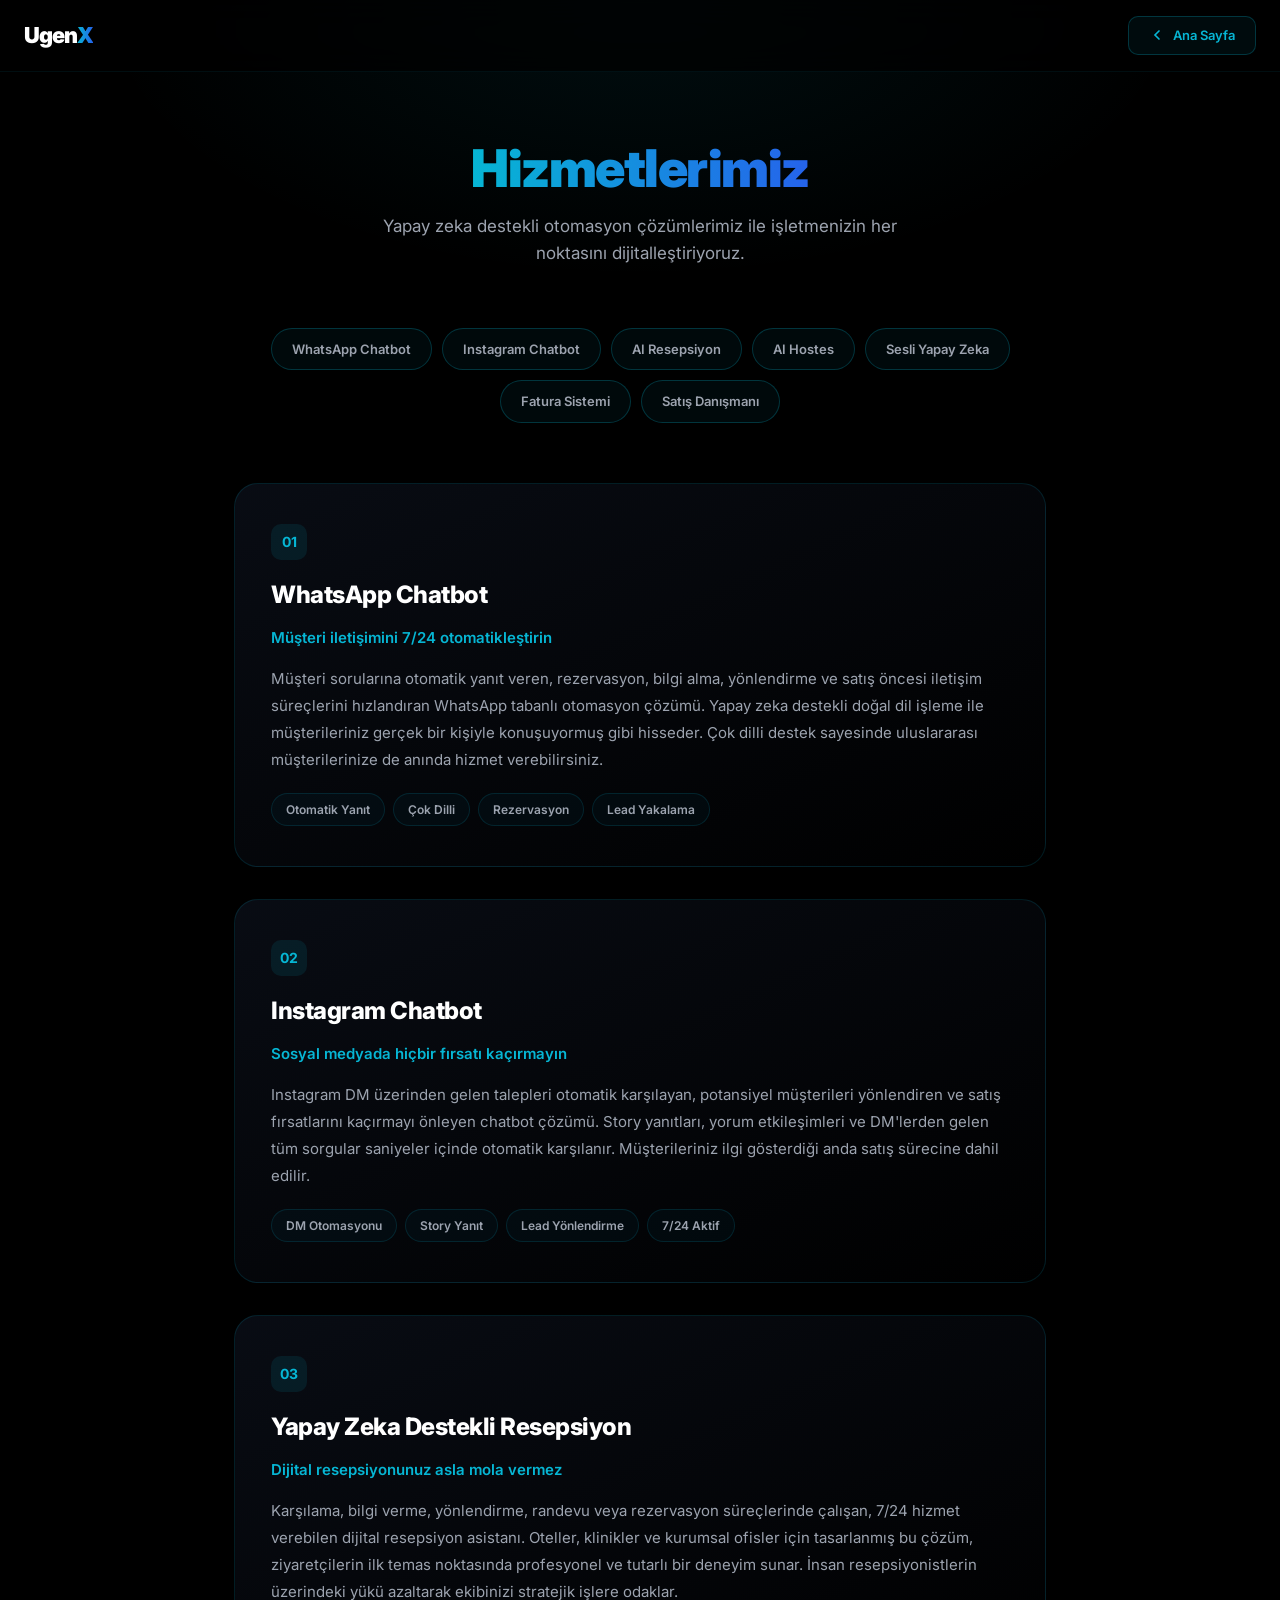
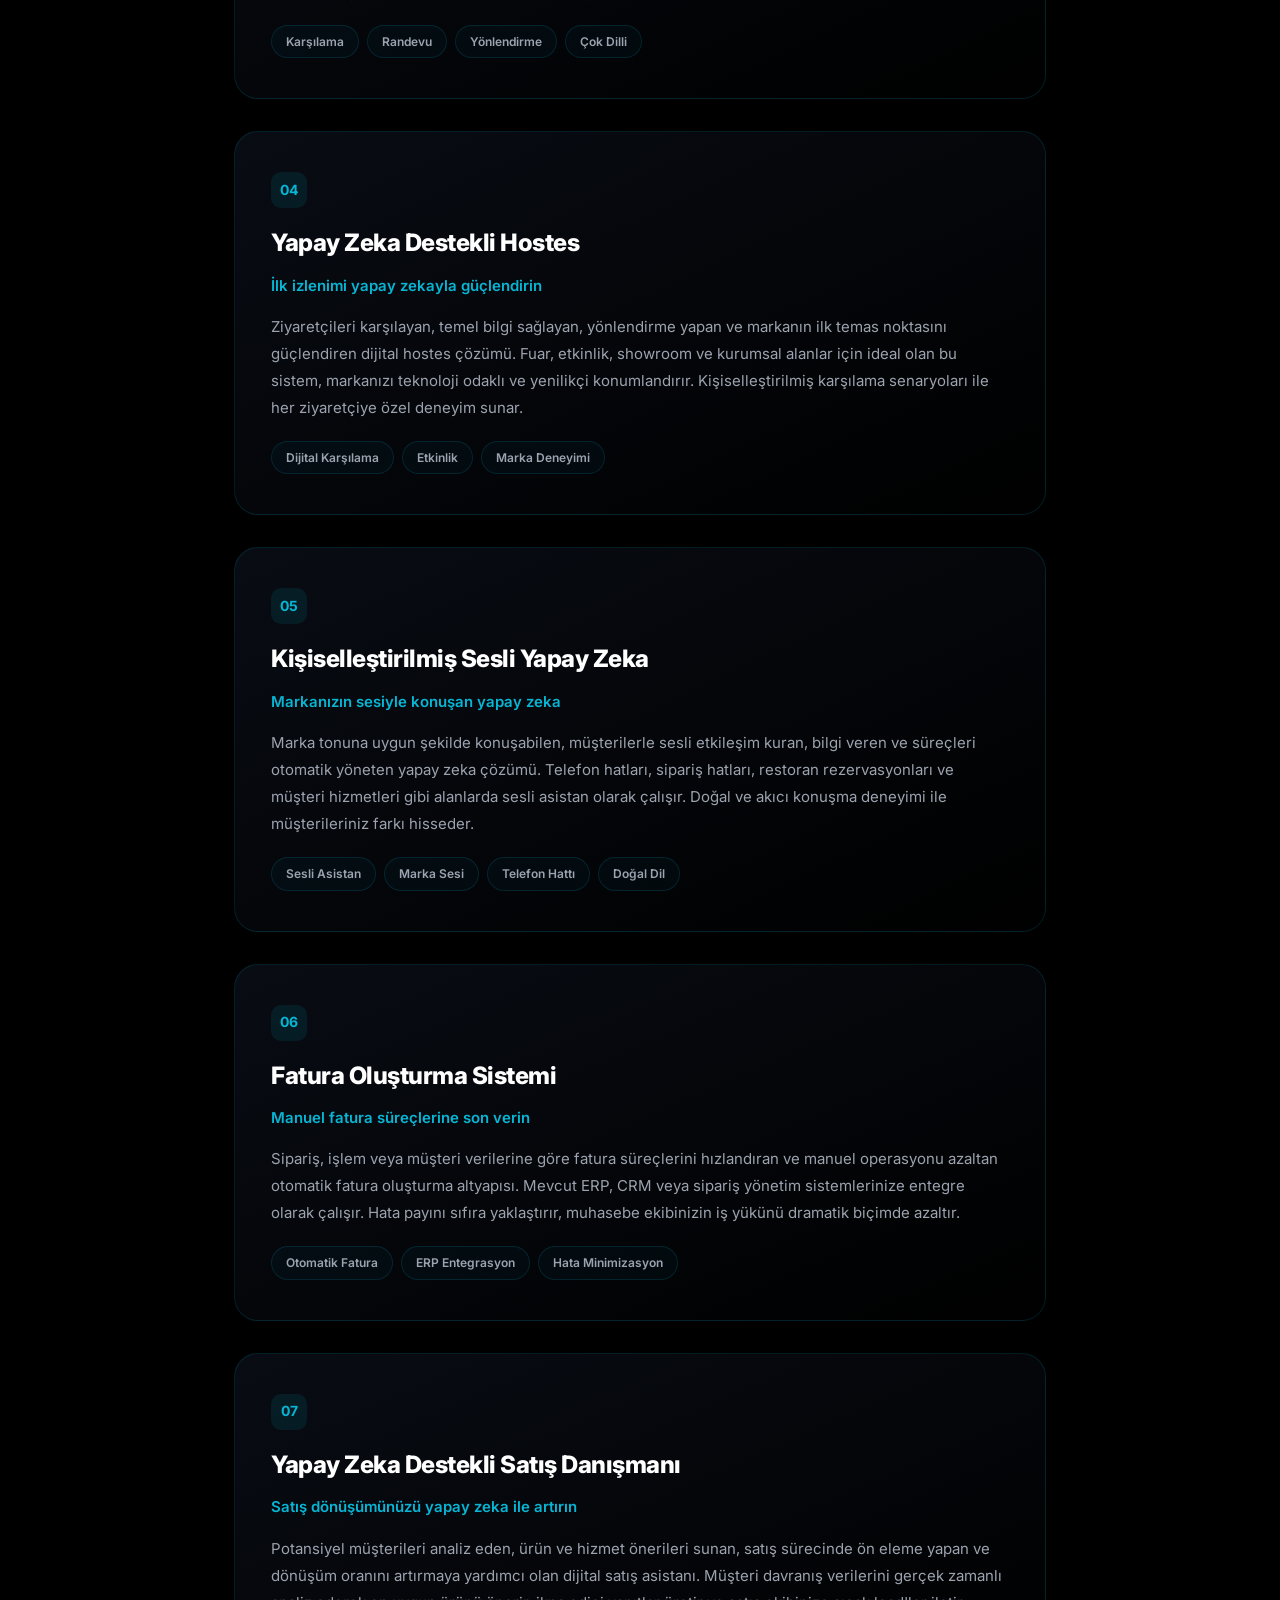
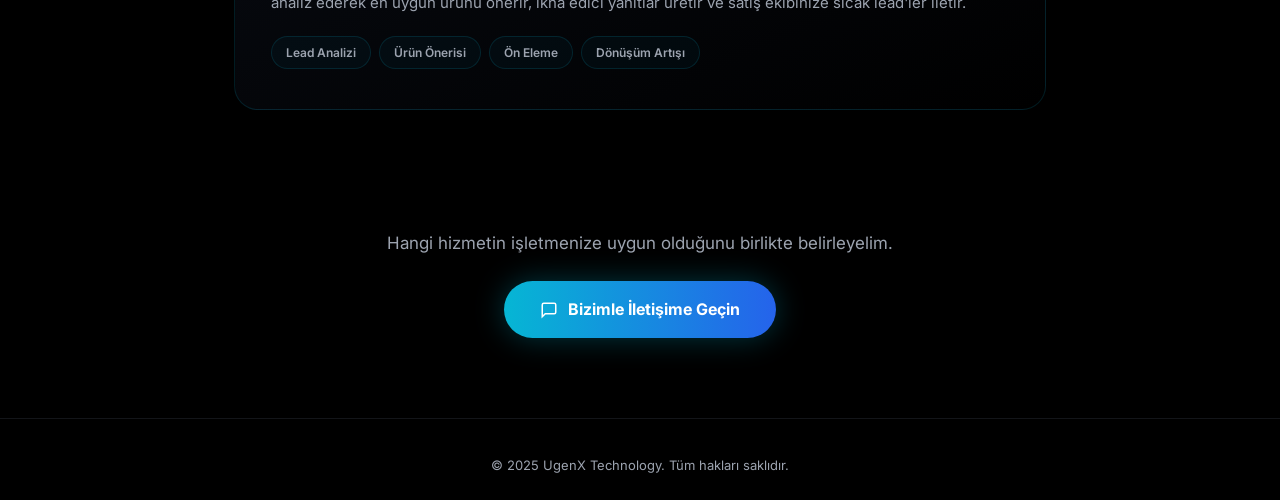
<file: hizmetler-demo.html>
<!DOCTYPE html>
<html lang="tr">
<head>
    <meta charset="UTF-8">
    <meta name="viewport" content="width=device-width, initial-scale=1.0">
    <title>Hizmetlerimiz | UgenX Technology</title>
    <link rel="preconnect" href="https://fonts.googleapis.com">
    <link href="https://fonts.googleapis.com/css2?family=Inter:wght@300;400;500;600;700;800;900&display=swap" rel="stylesheet">
    <link rel="icon" href="/UgenxIcon.png">
    <style>
/* ========== UgenX Hizmetler Landing Page - style.css ========== */

*, *::before, *::after { margin: 0; padding: 0; box-sizing: border-box; }

:root {
    --bg: #000;
    --cyan: #06b6d4;
    --blue: #2563eb;
    --purple: #a855f7;
    --muted: #9ca3af;
    --surface: rgba(17, 24, 39, 0.8);
    --border: rgba(6, 182, 212, 0.15);
    --gradient: linear-gradient(to right, #06b6d4, #2563eb);
}

html { scroll-behavior: smooth; }
body { font-family: 'Inter', sans-serif; background: var(--bg); color: #fff; overflow-x: hidden; line-height: 1.6; }
a { text-decoration: none; color: inherit; }

.grad { background: var(--gradient); -webkit-background-clip: text; -webkit-text-fill-color: transparent; background-clip: text; }

/* ========== ANIMATIONS ========== */
.fade { opacity: 0; transform: translateY(40px); transition: opacity 0.8s ease, transform 0.8s ease; }
.fade.vis { opacity: 1; transform: translateY(0); }

/* ========== TOPBAR ========== */
.topbar {
    position: fixed;
    top: 0;
    left: 0;
    width: 100%;
    z-index: 100;
    padding: 16px 24px;
    display: flex;
    align-items: center;
    justify-content: space-between;
    background: rgba(0, 0, 0, 0.7);
    backdrop-filter: blur(16px);
    border-bottom: 1px solid rgba(6, 182, 212, 0.08);
    transition: all 0.3s;
}

.topbar-logo {
    font-size: 22px;
    font-weight: 900;
    letter-spacing: -1px;
    cursor: pointer;
}

.topbar-back {
    display: flex;
    align-items: center;
    gap: 8px;
    padding: 8px 20px;
    border-radius: 10px;
    border: 1px solid rgba(6, 182, 212, 0.25);
    background: rgba(6, 182, 212, 0.06);
    color: var(--cyan);
    font-family: inherit;
    font-size: 13px;
    font-weight: 600;
    cursor: pointer;
    transition: all 0.3s;
}

.topbar-back:hover {
    background: rgba(6, 182, 212, 0.12);
    border-color: var(--cyan);
    box-shadow: 0 0 20px rgba(6, 182, 212, 0.1);
}

.topbar-back svg {
    width: 16px;
    height: 16px;
}

/* ========== PAGE HERO ========== */
.page-hero {
    padding: 140px 24px 60px;
    text-align: center;
    position: relative;
    overflow: hidden;
}

.page-hero::before {
    content: '';
    position: absolute;
    top: 0;
    left: 0;
    width: 100%;
    height: 100%;
    background: radial-gradient(ellipse at center top, rgba(6, 182, 212, 0.08) 0%, transparent 60%);
    pointer-events: none;
}

.page-hero h1 {
    font-size: clamp(32px, 5vw, 52px);
    font-weight: 900;
    letter-spacing: -1.5px;
    line-height: 1.1;
    margin-bottom: 16px;
    position: relative;
}

.page-hero p {
    font-size: 17px;
    color: var(--muted);
    max-width: 560px;
    margin: 0 auto;
    position: relative;
}

/* ========== QUICK NAV (service chips) ========== */
.quick-nav {
    display: flex;
    flex-wrap: wrap;
    justify-content: center;
    gap: 10px;
    padding: 0 24px 60px;
    max-width: 900px;
    margin: 0 auto;
}

.qn-chip {
    padding: 10px 20px;
    border-radius: 100px;
    font-size: 13px;
    font-weight: 600;
    border: 1px solid rgba(6, 182, 212, 0.25);
    background: rgba(6, 182, 212, 0.05);
    color: var(--muted);
    cursor: pointer;
    transition: all 0.3s;
}

.qn-chip:hover {
    color: var(--cyan);
    border-color: var(--cyan);
    background: rgba(6, 182, 212, 0.1);
    box-shadow: 0 0 20px rgba(6, 182, 212, 0.08);
}

/* ========== SERVICE SECTIONS ========== */
.svc-container {
    max-width: 860px;
    margin: 0 auto;
    padding: 0 24px 80px;
    display: flex;
    flex-direction: column;
    gap: 32px;
}

.svc-card {
    padding: 40px 36px;
    border-radius: 24px;
    border: 1px solid var(--border);
    background: linear-gradient(to bottom right, rgba(17, 24, 39, 0.5), rgba(0, 0, 0, 0.7));
    position: relative;
    overflow: hidden;
    transition: all 0.4s ease;
    /* Offset for fixed topbar scroll targeting */
    scroll-margin-top: 100px;
}

.svc-card::before {
    content: '';
    position: absolute;
    top: 0;
    left: 0;
    width: 100%;
    height: 3px;
    background: var(--gradient);
    transform: scaleX(0);
    transform-origin: left;
    transition: transform 0.5s ease;
}

.svc-card:hover::before {
    transform: scaleX(1);
}

.svc-card:hover {
    border-color: rgba(6, 182, 212, 0.3);
    box-shadow: 0 0 60px rgba(6, 182, 212, 0.06);
    transform: translateY(-2px);
}

/* Highlight animation when scrolled to via hash */
.svc-card.highlight {
    border-color: var(--cyan);
    box-shadow: 0 0 40px rgba(6, 182, 212, 0.15);
}

.svc-card.highlight::before {
    transform: scaleX(1);
}

.svc-number {
    display: inline-flex;
    align-items: center;
    justify-content: center;
    width: 36px;
    height: 36px;
    border-radius: 10px;
    background: rgba(6, 182, 212, 0.1);
    color: var(--cyan);
    font-size: 14px;
    font-weight: 700;
    margin-bottom: 16px;
    font-family: 'Inter', sans-serif;
}

.svc-card h2 {
    font-size: 24px;
    font-weight: 800;
    letter-spacing: -0.5px;
    margin-bottom: 12px;
}

.svc-card .svc-tagline {
    font-size: 15px;
    color: var(--cyan);
    font-weight: 600;
    margin-bottom: 16px;
    line-height: 1.5;
}

.svc-card .svc-desc {
    font-size: 15px;
    color: var(--muted);
    line-height: 1.8;
}

.svc-card .svc-features {
    margin-top: 20px;
    display: flex;
    flex-wrap: wrap;
    gap: 8px;
}

.svc-feature-tag {
    padding: 6px 14px;
    border-radius: 100px;
    font-size: 12px;
    font-weight: 600;
    border: 1px solid rgba(6, 182, 212, 0.15);
    background: rgba(6, 182, 212, 0.04);
    color: var(--muted);
}

/* ========== CTA BOTTOM ========== */
.page-cta {
    text-align: center;
    padding: 40px 24px 80px;
}

.page-cta p {
    font-size: 17px;
    color: var(--muted);
    margin-bottom: 24px;
}

.cta-btn {
    display: inline-flex;
    align-items: center;
    gap: 10px;
    padding: 16px 36px;
    background: var(--gradient);
    border: none;
    border-radius: 100px;
    color: #fff;
    font-family: inherit;
    font-size: 16px;
    font-weight: 700;
    cursor: pointer;
    transition: 0.3s;
    box-shadow: 0 0 30px rgba(6, 182, 212, 0.3);
}

.cta-btn:hover {
    transform: scale(1.05);
    box-shadow: 0 0 50px rgba(6, 182, 212, 0.5);
}

.cta-btn svg {
    width: 18px;
    height: 18px;
}

/* ========== FOOTER ========== */
.ft {
    text-align: center;
    padding: 36px 24px 24px;
    border-top: 1px solid rgba(75, 85, 99, 0.25);
}

.ft p {
    color: var(--muted);
    font-size: 13px;
}

/* ========== RESPONSIVE ========== */
@media (max-width: 640px) {
    .svc-card {
        padding: 28px 22px;
    }

    .svc-card h2 {
        font-size: 20px;
    }

    .topbar {
        padding: 12px 16px;
    }

    .quick-nav {
        gap: 8px;
    }

    .qn-chip {
        padding: 8px 14px;
        font-size: 12px;
    }
}

    </style>
</head>
<body>

<!-- ===== TOPBAR ===== -->
<div class="topbar">
    <a href="/" class="topbar-logo">Ugen<span class="grad">X</span></a>
    <a href="/index.html" class="topbar-back">
        <svg viewBox="0 0 24 24" fill="none" stroke="currentColor" stroke-width="2.5" stroke-linecap="round"><polyline points="15 18 9 12 15 6"/></svg>
        Ana Sayfa
    </a>
</div>

<!-- ===== PAGE HERO ===== -->
<div class="page-hero">
    <h1 class="fade"><span class="grad">Hizmetlerimiz</span></h1>
    <p class="fade" style="transition-delay:.1s">Yapay zeka destekli otomasyon çözümlerimiz ile işletmenizin her noktasını dijitalleştiriyoruz.</p>
</div>

<!-- ===== QUICK NAVIGATION ===== -->
<div class="quick-nav fade" style="transition-delay:.2s">
    <div class="qn-chip" data-target="whatsapp-chatbot">WhatsApp Chatbot</div>
    <div class="qn-chip" data-target="instagram-chatbot">Instagram Chatbot</div>
    <div class="qn-chip" data-target="ai-resepsiyon">AI Resepsiyon</div>
    <div class="qn-chip" data-target="ai-hostes">AI Hostes</div>
    <div class="qn-chip" data-target="sesli-ai">Sesli Yapay Zeka</div>
    <div class="qn-chip" data-target="fatura-sistemi">Fatura Sistemi</div>
    <div class="qn-chip" data-target="satis-danismani">Satış Danışmanı</div>
</div>

<!-- ===== SERVICE SECTIONS ===== -->
<div class="svc-container">

    <!-- 1. WhatsApp Chatbot -->
    <div class="svc-card fade" id="whatsapp-chatbot">
        <div class="svc-number">01</div>
        <h2>WhatsApp Chatbot</h2>
        <p class="svc-tagline">Müşteri iletişimini 7/24 otomatikleştirin</p>
        <p class="svc-desc">
            Müşteri sorularına otomatik yanıt veren, rezervasyon, bilgi alma, yönlendirme ve satış öncesi iletişim süreçlerini hızlandıran WhatsApp tabanlı otomasyon çözümü. Yapay zeka destekli doğal dil işleme ile müşterileriniz gerçek bir kişiyle konuşuyormuş gibi hisseder. Çok dilli destek sayesinde uluslararası müşterilerinize de anında hizmet verebilirsiniz.
        </p>
        <div class="svc-features">
            <span class="svc-feature-tag">Otomatik Yanıt</span>
            <span class="svc-feature-tag">Çok Dilli</span>
            <span class="svc-feature-tag">Rezervasyon</span>
            <span class="svc-feature-tag">Lead Yakalama</span>
        </div>
    </div>

    <!-- 2. Instagram Chatbot -->
    <div class="svc-card fade" id="instagram-chatbot">
        <div class="svc-number">02</div>
        <h2>Instagram Chatbot</h2>
        <p class="svc-tagline">Sosyal medyada hiçbir fırsatı kaçırmayın</p>
        <p class="svc-desc">
            Instagram DM üzerinden gelen talepleri otomatik karşılayan, potansiyel müşterileri yönlendiren ve satış fırsatlarını kaçırmayı önleyen chatbot çözümü. Story yanıtları, yorum etkileşimleri ve DM'lerden gelen tüm sorgular saniyeler içinde otomatik karşılanır. Müşterileriniz ilgi gösterdiği anda satış sürecine dahil edilir.
        </p>
        <div class="svc-features">
            <span class="svc-feature-tag">DM Otomasyonu</span>
            <span class="svc-feature-tag">Story Yanıt</span>
            <span class="svc-feature-tag">Lead Yönlendirme</span>
            <span class="svc-feature-tag">7/24 Aktif</span>
        </div>
    </div>

    <!-- 3. Yapay Zeka Destekli Resepsiyon -->
    <div class="svc-card fade" id="ai-resepsiyon">
        <div class="svc-number">03</div>
        <h2>Yapay Zeka Destekli Resepsiyon</h2>
        <p class="svc-tagline">Dijital resepsiyonunuz asla mola vermez</p>
        <p class="svc-desc">
            Karşılama, bilgi verme, yönlendirme, randevu veya rezervasyon süreçlerinde çalışan, 7/24 hizmet verebilen dijital resepsiyon asistanı. Oteller, klinikler ve kurumsal ofisler için tasarlanmış bu çözüm, ziyaretçilerin ilk temas noktasında profesyonel ve tutarlı bir deneyim sunar. İnsan resepsiyonistlerin üzerindeki yükü azaltarak ekibinizi stratejik işlere odaklar.
        </p>
        <div class="svc-features">
            <span class="svc-feature-tag">Karşılama</span>
            <span class="svc-feature-tag">Randevu</span>
            <span class="svc-feature-tag">Yönlendirme</span>
            <span class="svc-feature-tag">Çok Dilli</span>
        </div>
    </div>

    <!-- 4. Yapay Zeka Destekli Hostes -->
    <div class="svc-card fade" id="ai-hostes">
        <div class="svc-number">04</div>
        <h2>Yapay Zeka Destekli Hostes</h2>
        <p class="svc-tagline">İlk izlenimi yapay zekayla güçlendirin</p>
        <p class="svc-desc">
            Ziyaretçileri karşılayan, temel bilgi sağlayan, yönlendirme yapan ve markanın ilk temas noktasını güçlendiren dijital hostes çözümü. Fuar, etkinlik, showroom ve kurumsal alanlar için ideal olan bu sistem, markanızı teknoloji odaklı ve yenilikçi konumlandırır. Kişiselleştirilmiş karşılama senaryoları ile her ziyaretçiye özel deneyim sunar.
        </p>
        <div class="svc-features">
            <span class="svc-feature-tag">Dijital Karşılama</span>
            <span class="svc-feature-tag">Etkinlik</span>
            <span class="svc-feature-tag">Marka Deneyimi</span>
        </div>
    </div>

    <!-- 5. Kişiselleştirilmiş Sesli Yapay Zeka -->
    <div class="svc-card fade" id="sesli-ai">
        <div class="svc-number">05</div>
        <h2>Kişiselleştirilmiş Sesli Yapay Zeka</h2>
        <p class="svc-tagline">Markanızın sesiyle konuşan yapay zeka</p>
        <p class="svc-desc">
            Marka tonuna uygun şekilde konuşabilen, müşterilerle sesli etkileşim kuran, bilgi veren ve süreçleri otomatik yöneten yapay zeka çözümü. Telefon hatları, sipariş hatları, restoran rezervasyonları ve müşteri hizmetleri gibi alanlarda sesli asistan olarak çalışır. Doğal ve akıcı konuşma deneyimi ile müşterileriniz farkı hisseder.
        </p>
        <div class="svc-features">
            <span class="svc-feature-tag">Sesli Asistan</span>
            <span class="svc-feature-tag">Marka Sesi</span>
            <span class="svc-feature-tag">Telefon Hattı</span>
            <span class="svc-feature-tag">Doğal Dil</span>
        </div>
    </div>

    <!-- 6. Fatura Oluşturma Sistemi -->
    <div class="svc-card fade" id="fatura-sistemi">
        <div class="svc-number">06</div>
        <h2>Fatura Oluşturma Sistemi</h2>
        <p class="svc-tagline">Manuel fatura süreçlerine son verin</p>
        <p class="svc-desc">
            Sipariş, işlem veya müşteri verilerine göre fatura süreçlerini hızlandıran ve manuel operasyonu azaltan otomatik fatura oluşturma altyapısı. Mevcut ERP, CRM veya sipariş yönetim sistemlerinize entegre olarak çalışır. Hata payını sıfıra yaklaştırır, muhasebe ekibinizin iş yükünü dramatik biçimde azaltır.
        </p>
        <div class="svc-features">
            <span class="svc-feature-tag">Otomatik Fatura</span>
            <span class="svc-feature-tag">ERP Entegrasyon</span>
            <span class="svc-feature-tag">Hata Minimizasyon</span>
        </div>
    </div>

    <!-- 7. Yapay Zeka Destekli Satış Danışmanı -->
    <div class="svc-card fade" id="satis-danismani">
        <div class="svc-number">07</div>
        <h2>Yapay Zeka Destekli Satış Danışmanı</h2>
        <p class="svc-tagline">Satış dönüşümünüzü yapay zeka ile artırın</p>
        <p class="svc-desc">
            Potansiyel müşterileri analiz eden, ürün ve hizmet önerileri sunan, satış sürecinde ön eleme yapan ve dönüşüm oranını artırmaya yardımcı olan dijital satış asistanı. Müşteri davranış verilerini gerçek zamanlı analiz ederek en uygun ürünü önerir, ikna edici yanıtlar üretir ve satış ekibinize sıcak lead'ler iletir.
        </p>
        <div class="svc-features">
            <span class="svc-feature-tag">Lead Analizi</span>
            <span class="svc-feature-tag">Ürün Önerisi</span>
            <span class="svc-feature-tag">Ön Eleme</span>
            <span class="svc-feature-tag">Dönüşüm Artışı</span>
        </div>
    </div>

</div>

<!-- ===== CTA ===== -->
<div class="page-cta fade">
    <p>Hangi hizmetin işletmenize uygun olduğunu birlikte belirleyelim.</p>
    <a href="mailto:info@ugenxteknoloji.com.tr" class="cta-btn">
        <svg viewBox="0 0 24 24" fill="none" stroke="currentColor" stroke-width="2"><path d="M21 15a2 2 0 0 1-2 2H7l-4 4V5a2 2 0 0 1 2-2h14a2 2 0 0 1 2 2z"/></svg>
        Bizimle İletişime Geçin
    </a>
</div>

<!-- ===== FOOTER ===== -->
<div class="ft">
    <p>© 2025 UgenX Technology. Tüm hakları saklıdır.</p>
</div>

<script>
// ========== UgenX Hizmetler Landing Page - script.js ==========

// ===== Scroll Reveal =====
const obs = new IntersectionObserver(
    (entries) => {
        entries.forEach((entry) => {
            if (entry.isIntersecting) entry.target.classList.add('vis');
        });
    },
    { threshold: 0.1, rootMargin: '0px 0px -40px 0px' }
);
document.querySelectorAll('.fade').forEach((el) => obs.observe(el));

// ===== Hash-based Scroll & Highlight =====
function scrollToHash() {
    const hash = window.location.hash;
    if (!hash) return;

    const target = document.querySelector(hash);
    if (!target) return;

    // Small delay to ensure DOM is ready and CSS transitions can fire
    setTimeout(() => {
        target.scrollIntoView({ behavior: 'smooth', block: 'start' });

        // Add highlight effect
        target.classList.add('highlight');
        setTimeout(() => {
            target.classList.remove('highlight');
        }, 2500);
    }, 300);
}

// Run on page load
window.addEventListener('DOMContentLoaded', scrollToHash);

// Run if hash changes while on the page (e.g., clicking quick-nav chips)
window.addEventListener('hashchange', scrollToHash);

// ===== Quick Nav chip click =====
document.querySelectorAll('.qn-chip').forEach((chip) => {
    chip.addEventListener('click', () => {
        const targetId = chip.getAttribute('data-target');
        const target = document.getElementById(targetId);
        if (!target) return;

        // Update URL hash without full page reload
        history.pushState(null, '', '#' + targetId);

        target.scrollIntoView({ behavior: 'smooth', block: 'start' });

        // Highlight
        target.classList.add('highlight');
        setTimeout(() => target.classList.remove('highlight'), 2500);
    });
});

</script>
</body>
</html>
</file>
